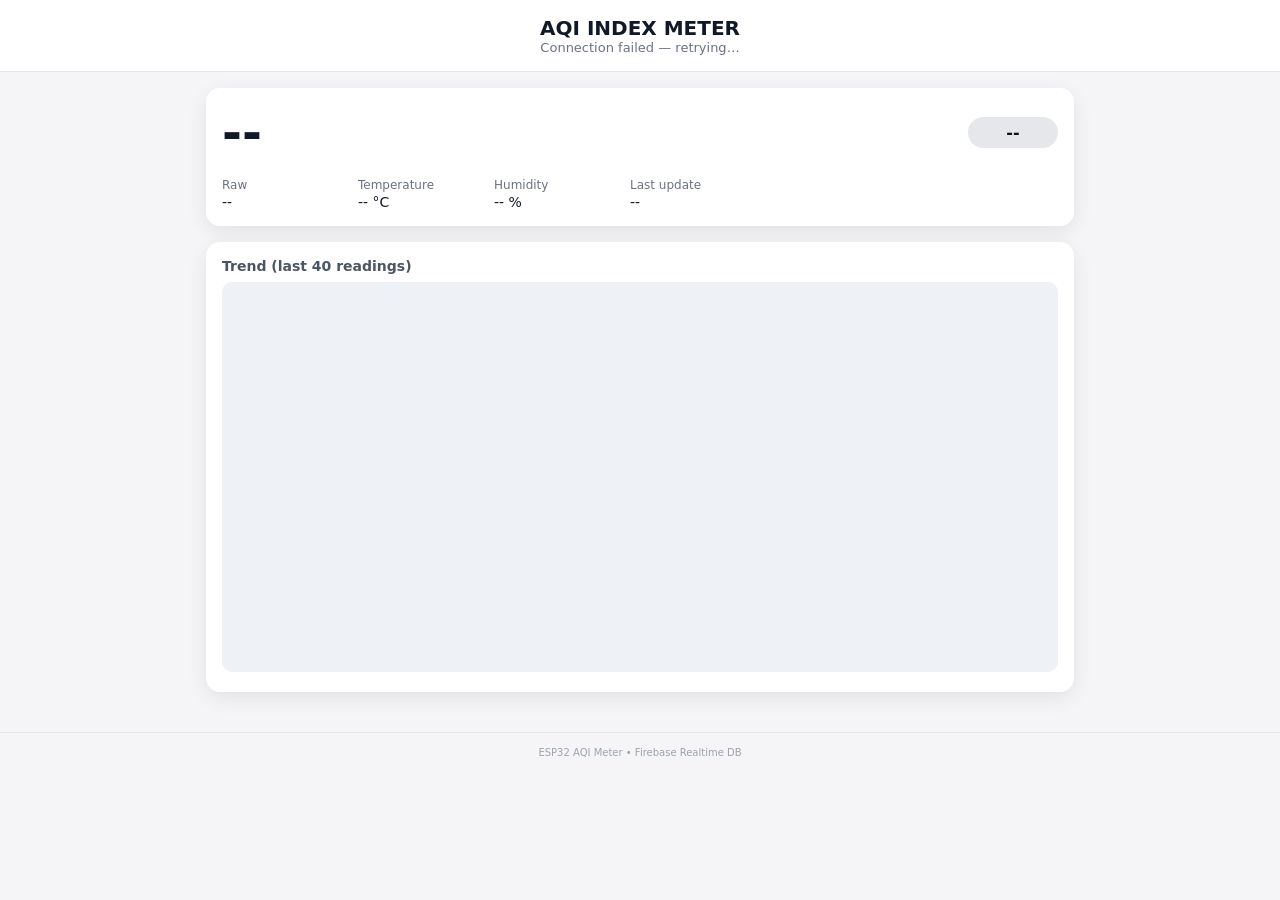
<file: Projects/AirSense/Dashboard/index.html>
<!doctype html>
<html lang="en">
<head>
  <meta charset="utf-8" />
  <meta name="viewport" content="width=device-width,initial-scale=1" />
  <title>AQI Index Meter – Live Dashboard</title>
  <link rel="stylesheet" href="styles.css" />
</head>
<body>
  <header>
    <h1>AQI INDEX METER</h1>
    <p id="subtitle">Connecting…</p>
  </header>

  <main>
    <section class="card main-card">
      <div class="aqi-row">
        <div class="aqi-main" id="aqiValue">--</div>
        <div class="aqi-status" id="aqiStatus">--</div>
      </div>

      <div class="meta-row">
        <div class="meta-item">
          <span class="meta-label">Raw</span>
          <span class="meta-value" id="rawValue">--</span>
        </div>
        <div class="meta-item">
          <span class="meta-label">Temperature</span>
          <span class="meta-value" id="tempValue">-- °C</span>
        </div>
        <div class="meta-item">
          <span class="meta-label">Humidity</span>
          <span class="meta-value" id="humValue">-- %</span>
        </div>
        <div class="meta-item">
          <span class="meta-label">Last update</span>
          <span class="meta-value" id="lastUpdate">--</span>
        </div>
      </div>
    </section>

    <section class="card graph-card">
      <h2>Trend (last 40 readings)</h2>
      <canvas id="aqiChart" height="140"></canvas>
    </section>
  </main>

  <footer>
    <small>ESP32 AQI Meter • Firebase Realtime DB</small>
  </footer>

  <script src="app.js"></script>
</body>
</html>
</file>
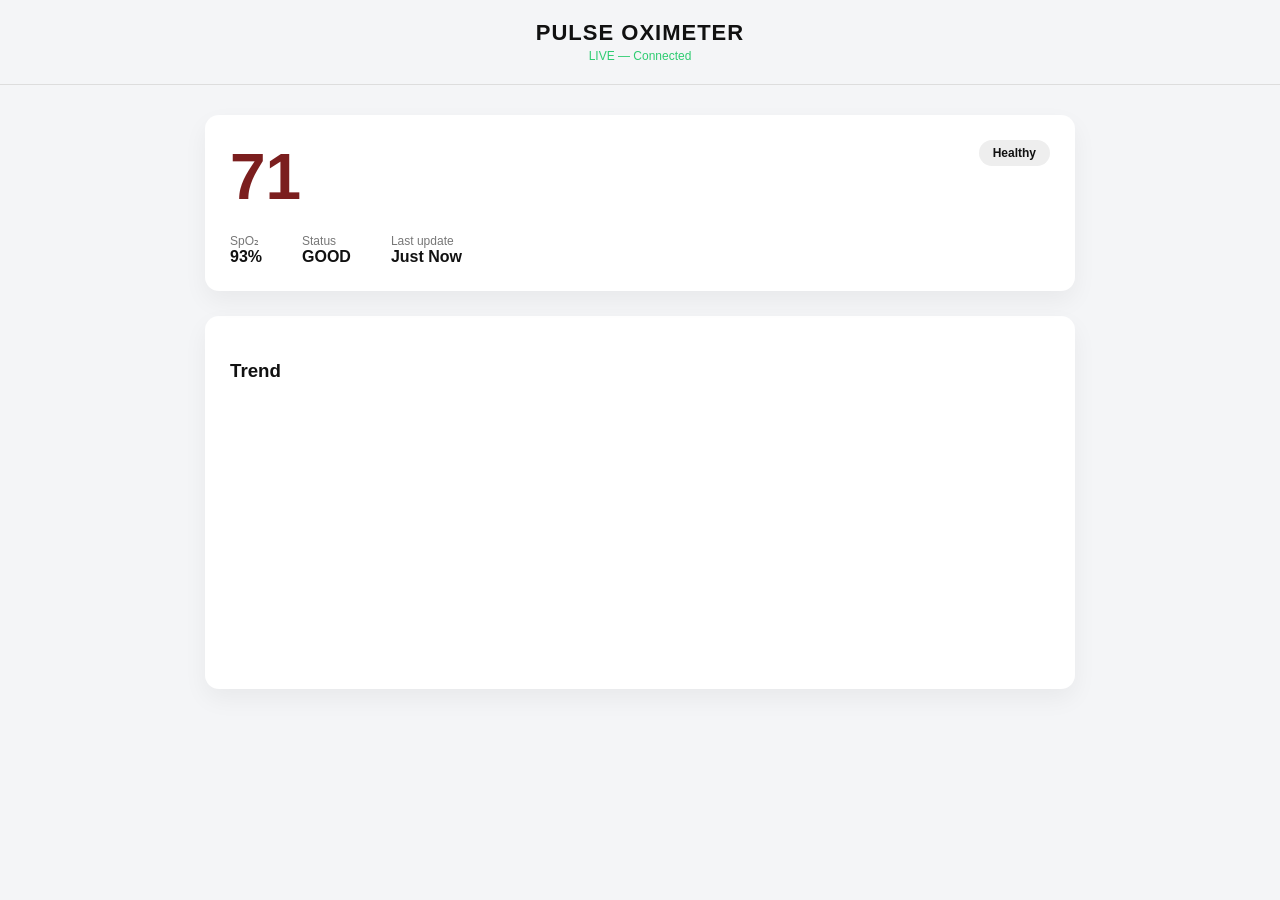
<file: Projects/VitalSync/Dashboard/index.html>
<!DOCTYPE html>
<html lang="en">
<head>
  <meta charset="UTF-8" />
  <title>Pulse Oximeter</title>
  <link rel="stylesheet" href="style.css" />
</head>
<body>

<header>
  <h1>PULSE OXIMETER</h1>
  <span class="status">LIVE — Connected</span>
</header>

<main>
  <!-- TOP CARD -->
  <div class="card big-card">
    <div class="value" id="bpmValue">71</div>
    <div class="badge" id="healthBadge">Healthy</div>

    <div class="meta">
      <div>
        <label>SpO₂</label>
        <span id="spo2Value">93%</span>
      </div>
      <div>
        <label>Status</label>
        <span id="healthText">GOOD</span>
      </div>
      <div>
        <label>Last update</label>
        <span id="timeValue">Just Now</span>
      </div>
    </div>
  </div>

  <!-- GRAPH CARD -->
  <div class="card">
    <h3>Trend </h3>
    <canvas id="chart"></canvas>
  </div>
</main>

<script src="script.js"></script>
</body>
</html>
</file>
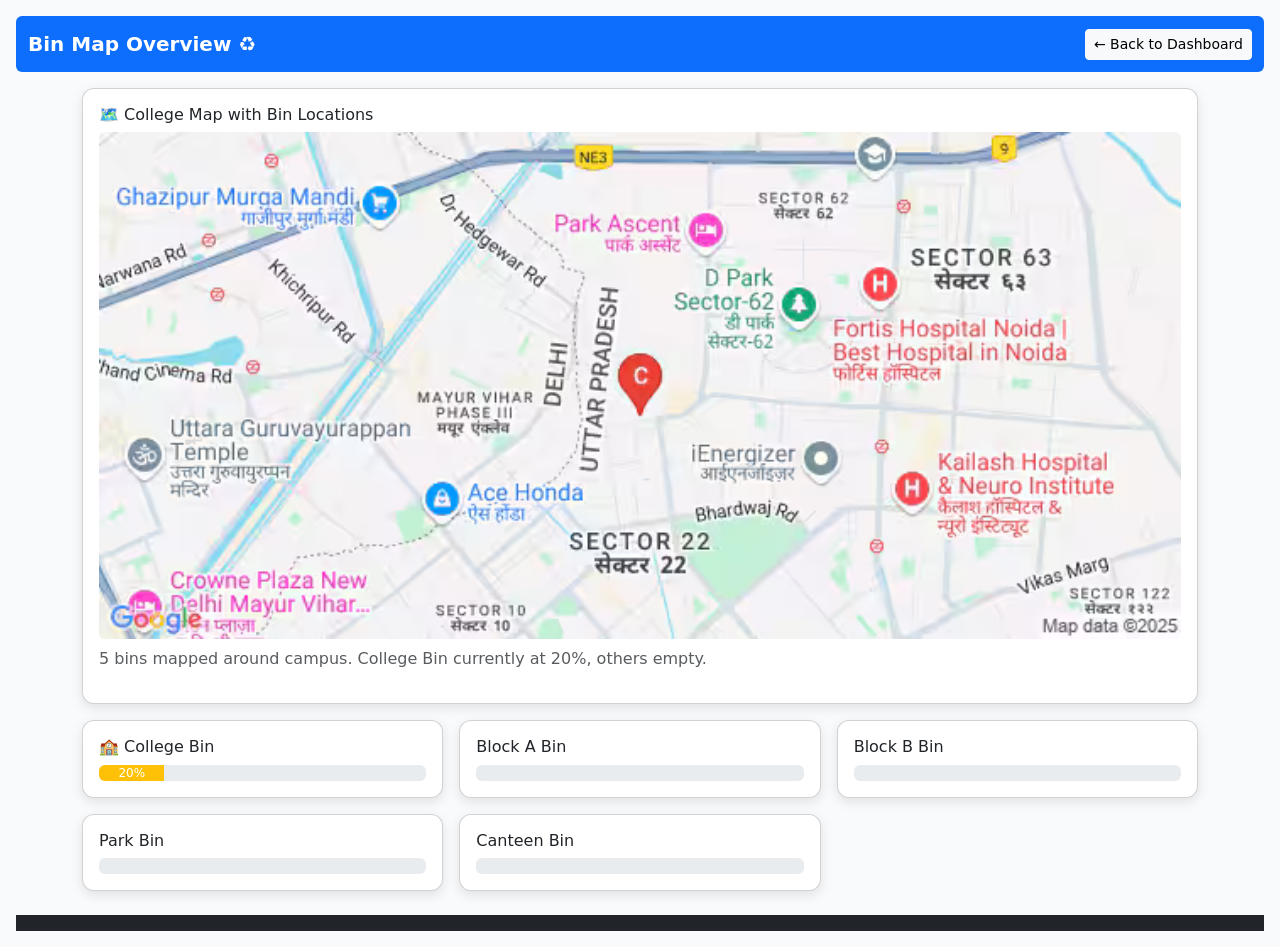
<file: Projects/EcoBin/SOFTWARE/map.html>
<!doctype html>
<html lang="en">
<head>
  <meta charset="utf-8" />
  <title>Smart Waste Bin Map ♻</title>
  <meta name="viewport" content="width=device-width, initial-scale=1" />
  <link href="https://cdn.jsdelivr.net/npm/bootstrap@5.3.2/dist/css/bootstrap.min.css" rel="stylesheet">
  <style>
    body { background:#f9fafb; }
    .card { border-radius:12px; box-shadow:0 4px 12px rgba(0,0,0,0.1); }
  </style>
</head>
<body class="p-3">
  <nav class="navbar navbar-dark bg-primary mb-3 rounded">
    <div class="container-fluid d-flex justify-content-between">
      <span class="navbar-brand fw-bold">Bin Map Overview ♻</span>
      <a href="index.html" class="btn btn-light btn-sm">← Back to Dashboard</a>
    </div>
  </nav>

  <div class="container">
    <div class="card p-3 mb-3">
      <h6>🗺️ College Map with Bin Locations</h6>
      <img src="map.png" alt="College Bin Map" class="img-fluid rounded">
      <p class="text-muted mt-2">5 bins mapped around campus. College Bin currently at 20%, others empty.</p>
    </div>

    <div class="row g-3">
      <div class="col-md-4"><div class="card p-3"><h6>🏫 College Bin</h6><div class="progress"><div class="progress-bar bg-warning" style="width:20%">20%</div></div></div></div>
      <div class="col-md-4"><div class="card p-3"><h6>Block A Bin</h6><div class="progress"><div class="progress-bar bg-success" style="width:0%">0%</div></div></div></div>
      <div class="col-md-4"><div class="card p-3"><h6>Block B Bin</h6><div class="progress"><div class="progress-bar bg-success" style="width:0%">0%</div></div></div></div>
      <div class="col-md-4"><div class="card p-3"><h6>Park Bin</h6><div class="progress"><div class="progress-bar bg-success" style="width:0%">0%</div></div></div></div>
      <div class="col-md-4"><div class="card p-3"><h6>Canteen Bin</h6><div class="progress"><div class="progress-bar bg-success" style="width:0%">0%</div></div></div></div>
    </div>
  </div>

  <footer class="text-center text-white bg-dark mt-4 p-2">
    <!-- Smart India Hackathon 2025 | Team Waste Warriors 🚀 -->
  </footer>
</body>
</html>
</file>
<file: Projects/AirSense/Dashboard/styles.css>
* { margin:0; padding:0; box-sizing:border-box; }

body {
  font-family: system-ui;
  background: #f5f5f7;
  color: #111827;
  display: flex;
  flex-direction: column;
  min-height: 100vh;
}

header {
  text-align: center;
  padding: 16px;
  background: #ffffff;
  border-bottom: 1px solid #e5e7eb;
}

header h1 { font-size: 20px; font-weight: 600; }
header p  { font-size: 13px; color:#6b7280; }

main {
  max-width: 900px;
  width: 100%;
  margin: 16px auto;
  padding: 0 16px 24px;
  display: flex;
  flex-direction: column;
  gap: 16px;
}

.card {
  background: #ffffff;
  border-radius: 14px;
  padding: 16px;
  box-shadow: 0 6px 20px rgba(0,0,0,.08);
}

.main-card { display: flex; flex-direction: column; gap: 18px; }

.aqi-row {
  display: flex; justify-content: space-between; align-items: center;
}

.aqi-main { font-size: 48px; font-weight: 700; }

.aqi-status {
  font-size: 16px; font-weight: 600;
  padding: 6px 14px; border-radius: 999px;
  background: #e5e7eb; color: #111;
  min-width: 90px; text-align: center;
}

.meta-row { display: flex; flex-wrap: wrap; gap: 16px; }
.meta-item { min-width: 120px; display: flex; flex-direction: column; }
.meta-label { font-size: 12px; color: #6b7280; margin-bottom: 2px; }
.meta-value { font-size: 14px; font-weight: 500; }

.graph-card h2 {
  font-size: 14px;
  margin-bottom: 8px;
  color: #4b5563;
}

#aqiChart { width:100%; border-radius:10px; background:#eef1f5; }

footer {
  text-align: center; font-size: 12px;
  color: #9ca3af; padding: 12px;
  border-top: 1px solid #e5e7eb;
}
</file>
<file: Projects/VitalSync/Dashboard/style.css>
* {
  box-sizing: border-box;
  font-family: "Segoe UI", sans-serif;
}

body {
  margin: 0;
  background: #f4f5f7;
  color: #111;
}

header {
  padding: 20px;
  text-align: center;
  border-bottom: 1px solid #ddd;
}

header h1 {
  margin: 0;
  font-size: 22px;
  letter-spacing: 1px;
}

.status {
  font-size: 12px;
  color: #2ecc71;
}

main {
  max-width: 900px;
  margin: 30px auto;
  padding: 0 15px;
}

.card {
  background: #fff;
  border-radius: 14px;
  padding: 25px;
  margin-bottom: 25px;
  box-shadow: 0 10px 25px rgba(0,0,0,0.05);
}

.big-card {
  position: relative;
}

.value {
  font-size: 64px;
  font-weight: 700;
  color: #7b1e1e;
}

.badge {
  position: absolute;
  top: 25px;
  right: 25px;
  padding: 6px 14px;
  border-radius: 20px;
  font-size: 12px;
  font-weight: 600;
  background: #eee;
}

.meta {
  display: flex;
  gap: 40px;
  margin-top: 20px;
}

.meta div label {
  display: block;
  font-size: 12px;
  color: #777;
}

.meta div span {
  font-size: 16px;
  font-weight: 600;
}

canvas {
  width: 100%;
  height: 260px;
}
</file>
